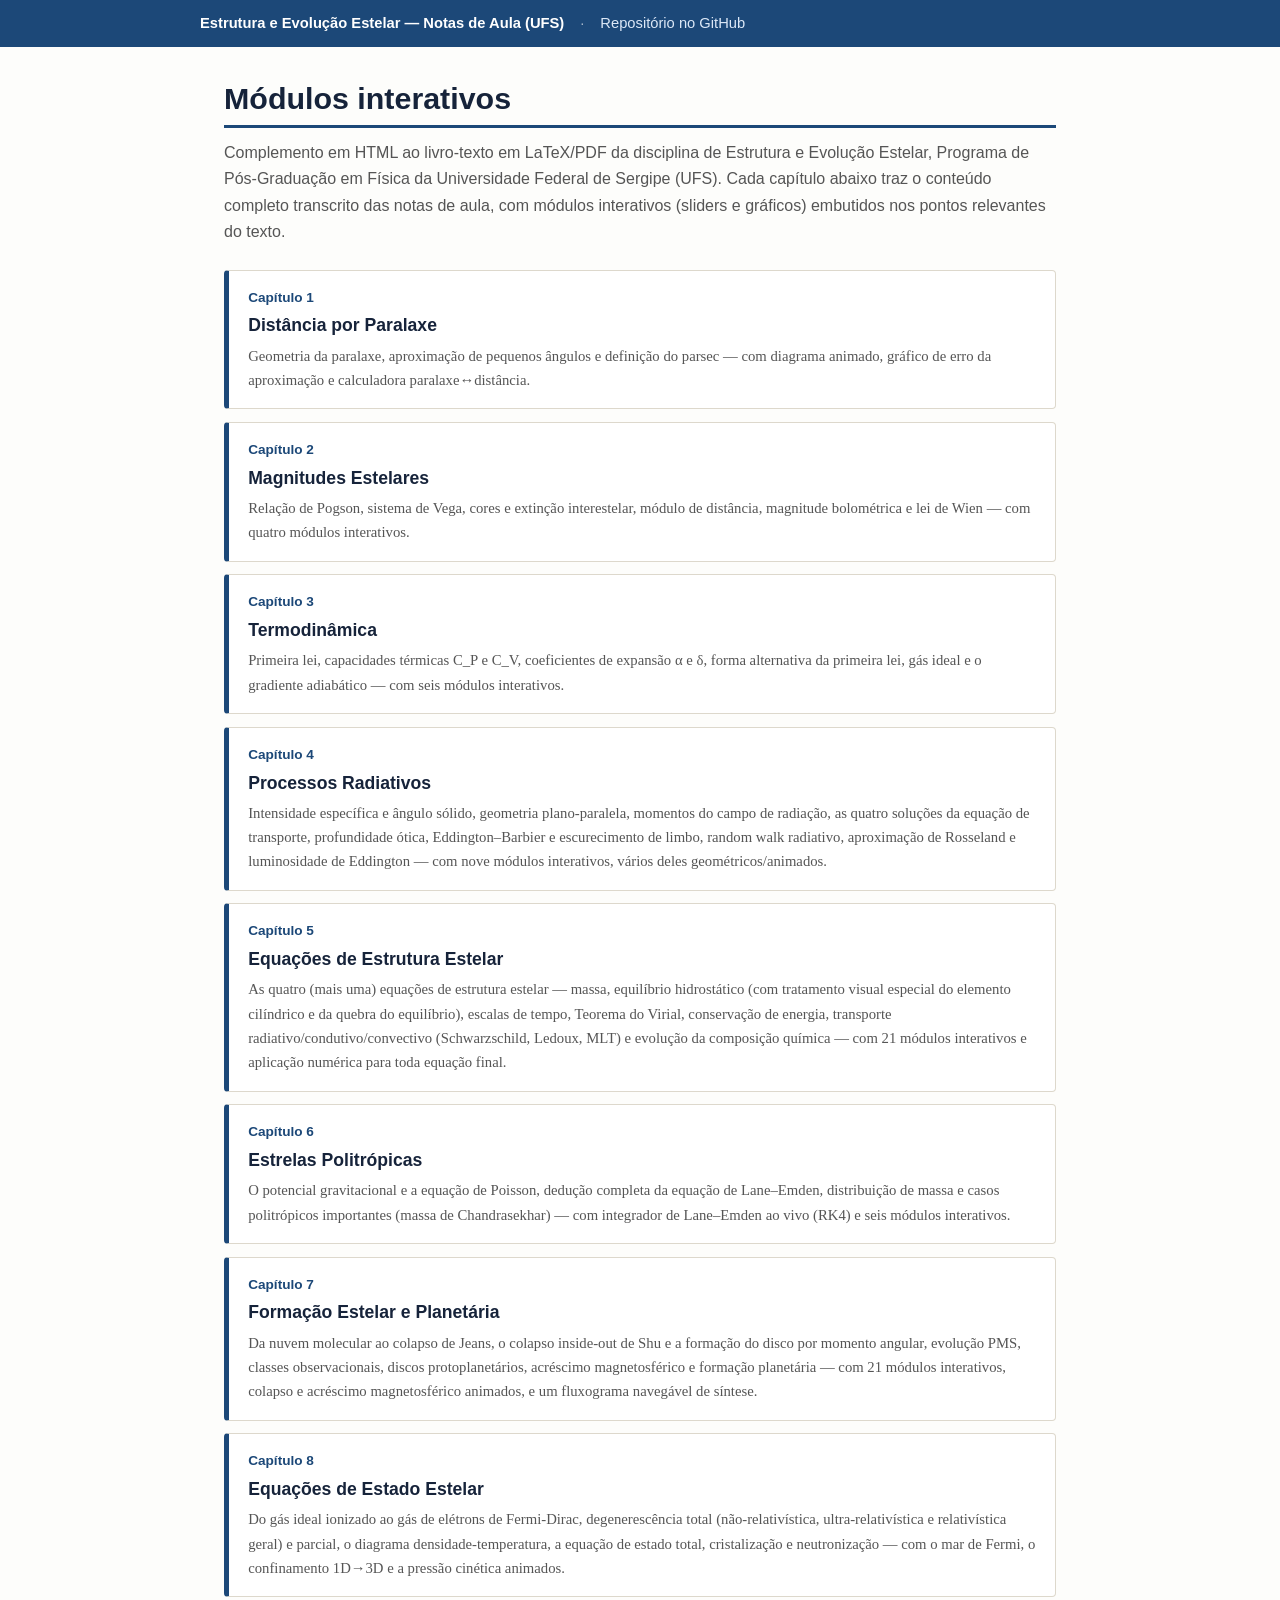
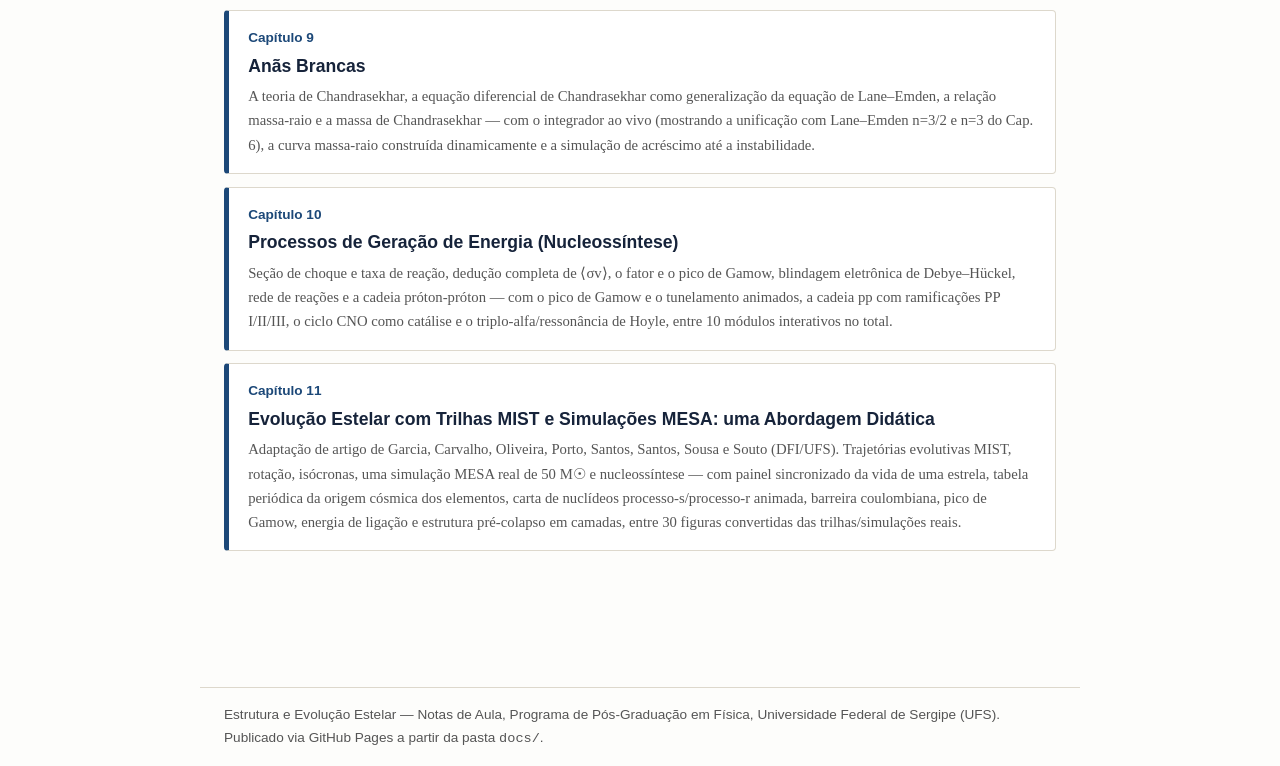
<file: Material suplementar/docs/index.html>
<!DOCTYPE html>
<meta charset="utf-8">
<title>Estrutura e Evolução Estelar</title>
<meta name="description" content="Módulos HTML interativos complementares ao livro-texto de Estrutura e Evolução Estelar (UFS).">
<link rel="stylesheet" href="assets/estilo.css">
<script src="assets/comuns.js"></script>

<div class="topo">
  <div class="miolo">
    <span class="titulo-livro">Estrutura e Evolução Estelar — Notas de Aula (UFS)</span>
    <span class="sep">·</span>
    <!-- TODO: confirmar URL do GitHub Pages / repositório -->
    <a href="#" id="link-repo" title="TODO: confirmar link do repositório no GitHub">Repositório no GitHub</a>
  </div>
</div>

<div class="pagina">

<h1>Módulos interativos</h1>
<p class="subtitulo">
  Complemento em HTML ao livro-texto em LaTeX/PDF da disciplina de
  Estrutura e Evolução Estelar, Programa de Pós-Graduação em Física da
  Universidade Federal de Sergipe (UFS). Cada capítulo abaixo traz o
  conteúdo completo transcrito das notas de aula, com módulos interativos
  (sliders e gráficos) embutidos nos pontos relevantes do texto.
</p>

<ul class="lista-capitulos">
  <li>
    <a class="cartao" href="cap01_paralaxe.html">
      <div class="num">Capítulo 1</div>
      <div class="tit">Distância por Paralaxe</div>
      <div class="desc">Geometria da paralaxe, aproximação de pequenos ângulos e definição do parsec — com diagrama animado, gráfico de erro da aproximação e calculadora paralaxe↔distância.</div>
    </a>
  </li>
  <li>
    <a class="cartao" href="cap02_magnitudes.html">
      <div class="num">Capítulo 2</div>
      <div class="tit">Magnitudes Estelares</div>
      <div class="desc">Relação de Pogson, sistema de Vega, cores e extinção interestelar, módulo de distância, magnitude bolométrica e lei de Wien — com quatro módulos interativos.</div>
    </a>
  </li>
  <li>
    <a class="cartao" href="cap03_termodinamica.html">
      <div class="num">Capítulo 3</div>
      <div class="tit">Termodinâmica</div>
      <div class="desc">Primeira lei, capacidades térmicas C_P e C_V, coeficientes de expansão α e δ, forma alternativa da primeira lei, gás ideal e o gradiente adiabático — com seis módulos interativos.</div>
    </a>
  </li>
  <li>
    <a class="cartao" href="cap04_processos_radiativos.html">
      <div class="num">Capítulo 4</div>
      <div class="tit">Processos Radiativos</div>
      <div class="desc">Intensidade específica e ângulo sólido, geometria plano-paralela, momentos do campo de radiação, as quatro soluções da equação de transporte, profundidade ótica, Eddington–Barbier e escurecimento de limbo, random walk radiativo, aproximação de Rosseland e luminosidade de Eddington — com nove módulos interativos, vários deles geométricos/animados.</div>
    </a>
  </li>
  <li>
    <a class="cartao" href="cap05_equacoes_estrutura.html">
      <div class="num">Capítulo 5</div>
      <div class="tit">Equações de Estrutura Estelar</div>
      <div class="desc">As quatro (mais uma) equações de estrutura estelar — massa, equilíbrio hidrostático (com tratamento visual especial do elemento cilíndrico e da quebra do equilíbrio), escalas de tempo, Teorema do Virial, conservação de energia, transporte radiativo/condutivo/convectivo (Schwarzschild, Ledoux, MLT) e evolução da composição química — com 21 módulos interativos e aplicação numérica para toda equação final.</div>
    </a>
  </li>
  <li>
    <a class="cartao" href="cap06_estrelas_politropicas.html">
      <div class="num">Capítulo 6</div>
      <div class="tit">Estrelas Politrópicas</div>
      <div class="desc">O potencial gravitacional e a equação de Poisson, dedução completa da equação de Lane–Emden, distribuição de massa e casos politrópicos importantes (massa de Chandrasekhar) — com integrador de Lane–Emden ao vivo (RK4) e seis módulos interativos.</div>
    </a>
  </li>
  <li>
    <a class="cartao" href="cap07_formacao_estelar.html">
      <div class="num">Capítulo 7</div>
      <div class="tit">Formação Estelar e Planetária</div>
      <div class="desc">Da nuvem molecular ao colapso de Jeans, o colapso inside-out de Shu e a formação do disco por momento angular, evolução PMS, classes observacionais, discos protoplanetários, acréscimo magnetosférico e formação planetária — com 21 módulos interativos, colapso e acréscimo magnetosférico animados, e um fluxograma navegável de síntese.</div>
    </a>
  </li>
  <li>
    <a class="cartao" href="cap08_equacoes_estado.html">
      <div class="num">Capítulo 8</div>
      <div class="tit">Equações de Estado Estelar</div>
      <div class="desc">Do gás ideal ionizado ao gás de elétrons de Fermi-Dirac, degenerescência total (não-relativística, ultra-relativística e relativística geral) e parcial, o diagrama densidade-temperatura, a equação de estado total, cristalização e neutronização — com o mar de Fermi, o confinamento 1D→3D e a pressão cinética animados.</div>
    </a>
  </li>
  <li>
    <a class="cartao" href="cap09_anas_brancas.html">
      <div class="num">Capítulo 9</div>
      <div class="tit">Anãs Brancas</div>
      <div class="desc">A teoria de Chandrasekhar, a equação diferencial de Chandrasekhar como generalização da equação de Lane–Emden, a relação massa-raio e a massa de Chandrasekhar — com o integrador ao vivo (mostrando a unificação com Lane–Emden n=3/2 e n=3 do Cap. 6), a curva massa-raio construída dinamicamente e a simulação de acréscimo até a instabilidade.</div>
    </a>
  </li>
  <li>
    <a class="cartao" href="cap10_geracao_energia.html">
      <div class="num">Capítulo 10</div>
      <div class="tit">Processos de Geração de Energia (Nucleossíntese)</div>
      <div class="desc">Seção de choque e taxa de reação, dedução completa de ⟨σv⟩, o fator e o pico de Gamow, blindagem eletrônica de Debye–Hückel, rede de reações e a cadeia próton-próton — com o pico de Gamow e o tunelamento animados, a cadeia pp com ramificações PP I/II/III, o ciclo CNO como catálise e o triplo-alfa/ressonância de Hoyle, entre 10 módulos interativos no total.</div>
    </a>
  </li>
  <li>
    <a class="cartao" href="cap11_nucleossintese.html">
      <div class="num">Capítulo 11</div>
      <div class="tit">Evolução Estelar com Trilhas MIST e Simulações MESA: uma Abordagem Didática</div>
      <div class="desc">Adaptação de artigo de Garcia, Carvalho, Oliveira, Porto, Santos, Santos, Sousa e Souto (DFI/UFS). Trajetórias evolutivas MIST, rotação, isócronas, uma simulação MESA real de 50 M☉ e nucleossíntese — com painel sincronizado da vida de uma estrela, tabela periódica da origem cósmica dos elementos, carta de nuclídeos processo-s/processo-r animada, barreira coulombiana, pico de Gamow, energia de ligação e estrutura pré-colapso em camadas, entre 30 figuras convertidas das trilhas/simulações reais.</div>
    </a>
  </li>
</ul>

</div>

<footer class="rodape">
  Estrutura e Evolução Estelar — Notas de Aula, Programa de Pós-Graduação em
  Física, Universidade Federal de Sergipe (UFS). Publicado via GitHub Pages
  a partir da pasta <code>docs/</code>.
</footer>
</file>
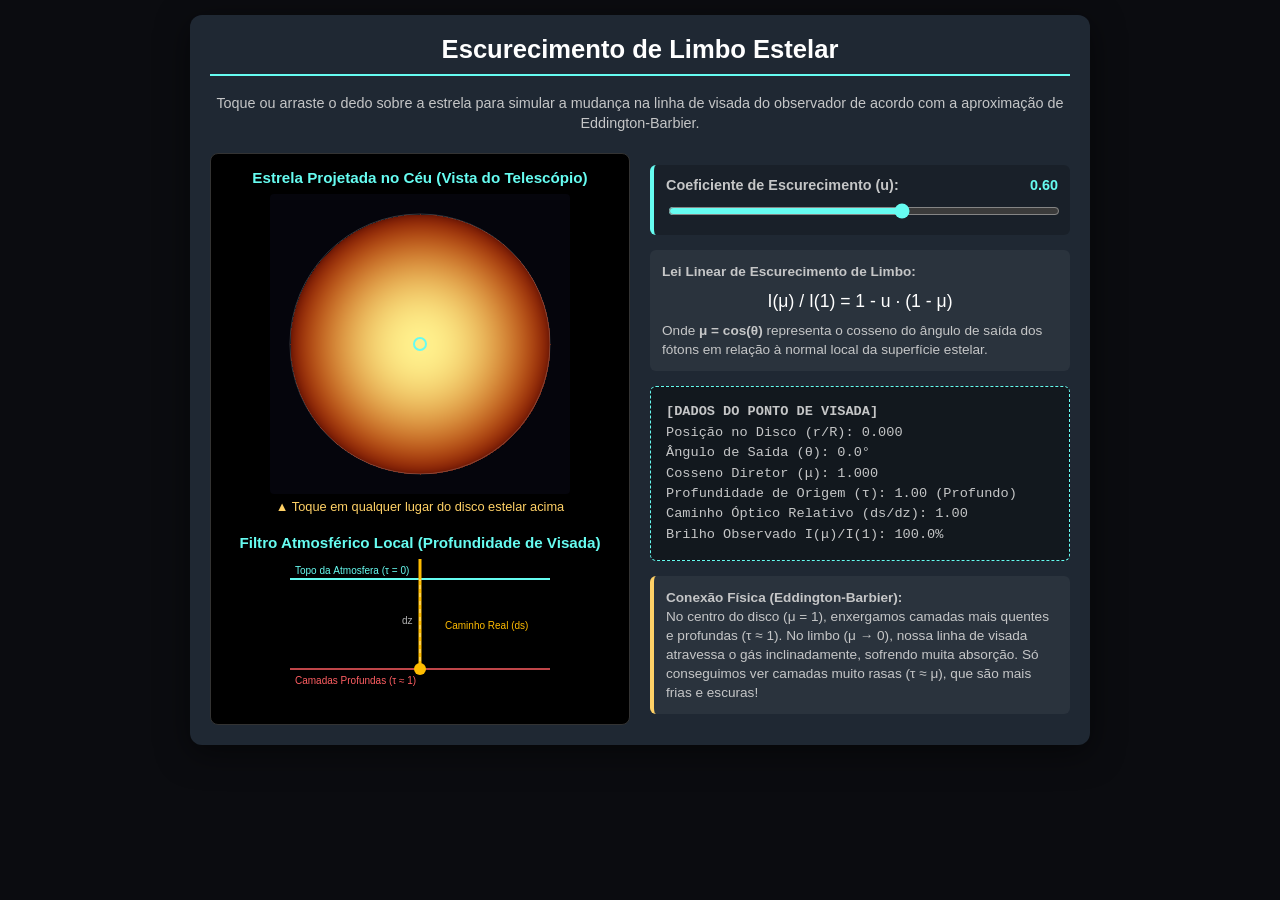
<file: Material suplementar/2026.2/Simulação- limb darkening.html>
<!DOCTYPE html>
<html lang="pt-BR">
<head>
<meta charset="UTF-8">
<meta name="viewport" content="width=device-width, initial-scale=1.0">
<title>Simulador de Escurecimento de Limbo (Limb Darkening)</title>
<style>
  :root {
    --bg-color: #0b0c10;
    --card-bg: #1f2833;
    --text-color: #c5c6c7;
    --accent-color: #66fcf1;
    --highlight: #45f3ff;
  }
  
  body {
    font-family: 'Segoe UI', Tahoma, Geneva, Verdana, sans-serif;
    background-color: var(--bg-color);
    color: var(--text-color);
    margin: 0;
    padding: 15px;
    display: flex;
    flex-direction: column;
    align-items: center;
  }

  .container {
    max-width: 900px;
    width: 100%;
    background: var(--card-bg);
    border-radius: 12px;
    padding: 20px;
    box-shadow: 0 8px 32px rgba(0,0,0,0.5);
    box-sizing: border-box;
  }

  h1 {
    color: #fff;
    text-align: center;
    font-size: 1.6rem;
    margin-top: 0;
    border-bottom: 2px solid var(--accent-color);
    padding-bottom: 10px;
  }

  p.intro {
    font-size: 0.9rem;
    line-height: 1.4;
    text-align: center;
    margin-bottom: 20px;
  }

  .grid-layout {
    display: grid;
    grid-template-columns: 1fr;
    gap: 20px;
  }

  @media(min-width: 768px) {
    .grid-layout {
      grid-template-columns: 1fr 1fr;
    }
  }

  .canvas-container {
    display: flex;
    flex-direction: column;
    align-items: center;
    background: #000;
    padding: 15px;
    border-radius: 8px;
    border: 1px solid #333;
  }

  .canvas-title {
    color: var(--accent-color);
    font-weight: bold;
    font-size: 0.95rem;
    margin-bottom: 8px;
  }

  canvas {
    max-width: 100%;
    height: auto;
    background: #000;
    border-radius: 4px;
    touch-action: none; /* impede rolagem da tela ao arrastar no canvas */
  }

  .controls-panel {
    display: flex;
    flex-direction: column;
    gap: 15px;
    justify-content: center;
  }

  .slider-group {
    background: rgba(0,0,0,0.2);
    padding: 12px;
    border-radius: 6px;
    border-left: 4px solid var(--accent-color);
  }

  .slider-label {
    display: flex;
    justify-content: space-between;
    font-weight: bold;
    font-size: 0.9rem;
    margin-bottom: 8px;
  }

  input[type=range] {
    width: 100%;
    background: #333;
    accent-color: var(--accent-color);
  }

  .data-readout {
    background: rgba(0,0,0,0.4);
    padding: 15px;
    border-radius: 6px;
    font-family: 'Courier New', Courier, monospace;
    font-size: 0.85rem;
    line-height: 1.5;
    border: 1px dashed var(--accent-color);
  }

  .math-card {
    background: rgba(255,255,255,0.05);
    padding: 12px;
    border-radius: 6px;
    font-size: 0.85rem;
    line-height: 1.4;
  }

  .math-eq {
    text-align: center;
    font-size: 1.1rem;
    color: #fff;
    margin: 8px 0;
  }

  .alert-info {
    font-size: 0.8rem;
    color: #ffd166;
    text-align: center;
    margin-top: 5px;
  }
</style>
</head>
<body>

<div class="container">
  <h1>Escurecimento de Limbo Estelar</h1>
  <p class="intro">
    Toque ou arraste o dedo sobre a estrela para simular a mudança na linha de visada do observador de acordo com a aproximação de Eddington-Barbier.
  </p>

  <div class="grid-layout">
    <!-- LADO ESQUERDO: GRÁFICOS E SIMULAÇÕES -->
    <div class="canvas-container">
      <div class="canvas-title">Estrela Projetada no Céu (Vista do Telescópio)</div>
      <canvas id="starCanvas" width="300" height="300"></canvas>
      <div class="alert-info">▲ Toque em qualquer lugar do disco estelar acima</div>
      
      <div class="canvas-title" style="margin-top: 20px;">Filtro Atmosférico Local (Profundidade de Visada)</div>
      <canvas id="atmosCanvas" width="300" height="150"></canvas>
    </div>

    <!-- LADO DIREITO: CONTROLES E FÍSICA -->
    <div class="controls-panel">
      <div class="slider-group">
        <div class="slider-label">
          <span>Coeficiente de Escurecimento (u):</span>
          <span id="u_val" style="color:var(--accent-color)">0.60</span>
        </div>
        <input type="range" id="u_coeff" min="0" max="1" step="0.01" value="0.60">
      </div>

      <div class="math-card">
        <strong>Lei Linear de Escurecimento de Limbo:</strong>
        <div class="math-eq">I(μ) / I(1) = 1 - u · (1 - μ)</div>
        Onde <strong>μ = cos(θ)</strong> representa o cosseno do ângulo de saída dos fótons em relação à normal local da superfície estelar.
      </div>

      <div class="data-readout" id="metrics">
        <strong>[DADOS DO PONTO DE VISADA]</strong><br>
        Posição no Disco (r/R): <span id="out_r">0.00</span><br>
        Ângulo de Saída (θ): <span id="out_theta">0.0°</span><br>
        Cosseno Diretor (μ): <span id="out_mu">1.00</span><br>
        Profundidade de Origem (τ): <span id="out_tau">1.00 (Profundo)</span><br>
        Caminho Óptico Relativo (ds/dz): <span id="out_ds">1.00</span><br>
        Brilho Observado I(μ)/I(1): <span id="out_int">100% (Brilhante)</span>
      </div>

      <div class="math-card" style="border-left: 4px solid #ffd166;">
        <strong>Conexão Física (Eddington-Barbier):</strong><br>
        No centro do disco (μ = 1), enxergamos camadas mais quentes e profundas (τ ≈ 1). No limbo (μ → 0), nossa linha de visada atravessa o gás inclinadamente, sofrendo muita absorção. Só conseguimos ver camadas muito rasas (τ ≈ μ), que são mais frias e escuras!
      </div>
    </div>
  </div>
</div>

<script>
  const starCanvas = document.getElementById('starCanvas');
  const starCtx = starCanvas.getContext('2d');
  const atmosCanvas = document.getElementById('atmosCanvas');
  const atmosCtx = atmosCanvas.getContext('2d');

  const uSlider = document.getElementById('u_coeff');
  const uValLabel = document.getElementById('u_val');

  // Variáveis globais do estado de interação
  let pointerX = starCanvas.width / 2;
  let pointerY = starCanvas.height / 2;
  const R = 130; // Raio da estrela no canvas (pixels)
  const cx = starCanvas.width / 2;
  const cy = starCanvas.height / 2;

  // Função para desenhar o disco estelar com efeito de Limb Darkening pixel a pixel
  function renderStar() {
    const u = parseFloat(uSlider.value);
    uValLabel.textContent = u.toFixed(2);

    const imgData = starCtx.createImageData(starCanvas.width, starCanvas.height);
    const data = imgData.data;

    for (let y = 0; y < starCanvas.height; y++) {
      for (let x = 0; x < starCanvas.width; x++) {
        const dx = x - cx;
        const dy = y - cy;
        const dist = Math.sqrt(dx*dx + dy*dy);
        const idx = (y * starCanvas.width + x) * 4;

        if (dist <= R) {
          const normDist = dist / R; // r/R variando de 0 a 1
          const mu = Math.sqrt(1 - normDist*normDist); // cos(theta)
          const intensity = 1 - u * (1 - mu);

          // Efeito cromático: camadas centrais mais quentes (amarelo-branco) 
          // e bordas mais frias (vermelho-laranja profundo)
          const red = Math.min(255, (230 + 25 * mu) * intensity);
          const green = Math.min(255, (50 + 190 * (mu * mu)) * intensity);
          const blue = Math.min(255, (10 + 130 * (mu * mu * mu)) * intensity);

          data[idx]     = red;   // R
          data[idx + 1] = green; // G
          data[idx + 2] = blue;  // B
          data[idx + 3] = 255;   // A (Opaco)
        } else {
          // Espaço de fundo (vácuo escuro)
          data[idx]     = 5;
          data[idx + 1] = 5;
          data[idx + 2] = 12;
          data[idx + 3] = 255;
        }
      }
    }

    starCtx.putImageData(imgData, 0, 0);
    drawCrosshair();
    updatePhysics();
  }

  // Desenha a mira interativa no disco estelar
  function drawCrosshair() {
    starCtx.beginPath();
    starCtx.arc(pointerX, pointerY, 6, 0, 2*Math.PI);
    starCtx.strokeStyle = '#66fcf1';
    starCtx.lineWidth = 2;
    starCtx.stroke();

    // Circunferência limite do limbo
    starCtx.beginPath();
    starCtx.arc(cx, cy, R, 0, 2*Math.PI);
    starCtx.strokeStyle = 'rgba(255, 255, 255, 0.2)';
    starCtx.lineWidth = 1;
    starCtx.stroke();
  }

  // Calcula toda a física estelar baseada no ponto selecionado
  function updatePhysics() {
    const u = parseFloat(uSlider.value);
    const dx = pointerX - cx;
    const dy = pointerY - cy;
    let dist = Math.sqrt(dx*dx + dy*dy);
    
    if (dist > R) dist = R; // limita o ponteiro à borda estelar

    const r_R = dist / R;
    const mu = Math.sqrt(1 - r_R*r_R);
    const theta_rad = Math.acos(mu);
    const theta_deg = theta_rad * (180 / Math.PI);
    const intensity_pct = (1 - u * (1 - mu)) * 100;
    const ds_dz = mu > 0 ? (1 / mu) : Infinity;

    // Atualiza o painel de texto
    document.getElementById('out_r').textContent = r_R.toFixed(3);
    document.getElementById('out_theta').textContent = theta_deg.toFixed(1) + "°";
    document.getElementById('out_mu').textContent = mu.toFixed(3);
    document.getElementById('out_tau').textContent = `${mu.toFixed(2)} (${r_R < 0.2 ? 'Profundo' : r_R > 0.85 ? 'Superficial' : 'Intermediário'})`;
    document.getElementById('out_ds').textContent = mu > 0.05 ? ds_dz.toFixed(2) : "Incalculável (Caminho rasante)";
    document.getElementById('out_int').textContent = intensity_pct.toFixed(1) + "%";

    renderAtmosphereLayers(mu, theta_rad);
  }

  // Desenha o gráfico de profundidade da atmosfera no canvas secundário
  function renderAtmosphereLayers(mu, theta) {
    atmosCtx.clearRect(0, 0, atmosCanvas.width, atmosCanvas.height);

    // Linha de contorno do Topo da Atmosfera (z_max / tau = 0)
    atmosCtx.beginPath();
    atmosCtx.moveTo(20, 20);
    atmosCtx.lineTo(280, 20);
    atmosCtx.strokeStyle = '#66fcf1';
    atmosCtx.lineWidth = 2;
    atmosCtx.stroke();
    atmosCtx.fillStyle = '#66fcf1';
    atmosCtx.font = '10px Arial';
    atmosCtx.fillText("Topo da Atmosfera (τ = 0)", 25, 15);

    // Linha de base da fotosfera visível (z_min / tau = 1)
    atmosCtx.beginPath();
    atmosCtx.moveTo(20, 110);
    atmosCtx.lineTo(280, 110);
    atmosCtx.strokeStyle = '#ff5e62';
    atmosCtx.lineWidth = 1.5;
    atmosCtx.stroke();
    atmosCtx.fillStyle = '#ff5e62';
    atmosCtx.fillText("Camadas Profundas (τ ≈ 1)", 25, 125);

    // Desenha o feixe inclinado escapando para o espaço
    const originX = 150;
    // O ponto de origem vertical no gás segue τ ≈ μ (aproximação de Eddington-Barbier)
    // Se μ = 1 (centro), z_origem fica na linha de baixo (τ = 1). Se μ = 0 (limbo), z_origem vai para a linha de cima (τ = 0).
    const originY = 20 + mu * 90; 

    // Calcula os componentes do vetor inclinado baseado no ângulo theta
    const length = 120;
    const endX = originX + length * Math.sin(theta);
    const endY = originY - length * Math.cos(theta);

    // Desenha o vetor real do caminho do feixe (ds)
    atmosCtx.beginPath();
    atmosCtx.moveTo(originX, originY);
    atmosCtx.lineTo(endX, endY);
    atmosCtx.strokeStyle = '#ffbc00';
    atmosCtx.lineWidth = 3;
    atmosCtx.stroke();

    // Desenha a projeção vertical (dz)
    atmosCtx.beginPath();
    atmosCtx.moveTo(originX, originY);
    atmosCtx.lineTo(originX, 20);
    atmosCtx.strokeStyle = 'rgba(255,255,255,0.4)';
    atmosCtx.setLineDash([4, 4]);
    atmosCtx.lineWidth = 1.5;
    atmosCtx.stroke();
    atmosCtx.setLineDash([]);

    // Identificação dos caminhos
    atmosCtx.fillStyle = '#ffbc00';
    atmosCtx.fillText(`Caminho Real (ds)`, originX + 25, originY - 40);
    atmosCtx.fillStyle = 'rgba(255,255,255,0.7)';
    atmosCtx.fillText(`dz`, originX - 18, (originY + 20)/2);

    // Desenha o átomo/ponto de emissão do fóton
    atmosCtx.beginPath();
    atmosCtx.arc(originX, originY, 6, 0, 2*Math.PI);
    atmosCtx.fillStyle = '#ffbc00';
    atmosCtx.fill();
  }

  // Captura interações de toque e mouse
  function handleInteraction(e) {
    const rect = starCanvas.getBoundingClientRect();
    const scaleX = starCanvas.width / rect.width;
    const scaleY = starCanvas.height / rect.height;

    let clientX, clientY;
    if (e.touches && e.touches.length > 0) {
      clientX = e.touches[0].clientX;
      clientY = e.touches[0].clientY;
    } else {
      clientX = e.clientX;
      clientY = e.clientY;
    }

    const mouseX = (clientX - rect.left) * scaleX;
    const mouseY = (clientY - rect.top) * scaleY;

    // Garante que a mira só pode ser movida dentro do limite do raio estelar
    const dx = mouseX - cx;
    const dy = mouseY - cy;
    const dist = Math.sqrt(dx*dx + dy*dy);

    if (dist <= R) {
      pointerX = mouseX;
      pointerY = mouseY;
    } else {
      // Se tocar fora, projeta o ponto na borda mais externa (limbo)
      pointerX = cx + (dx / dist) * R;
      pointerY = cy + (dy / dist) * R;
    }

    renderStar();
  }

  // Ouvintes de Eventos de Mouse
  starCanvas.addEventListener('mousedown', (e) => {
    handleInteraction(e);
    window.addEventListener('mousemove', handleInteraction);
  });
  window.addEventListener('mouseup', () => {
    window.removeEventListener('mousemove', handleInteraction);
  });

  // Ouvintes de Eventos de Touch (Celulares e Tablets)
  starCanvas.addEventListener('touchstart', (e) => {
    handleInteraction(e);
    window.addEventListener('touchmove', handleInteraction, { passive: false });
  });
  window.addEventListener('touchend', () => {
    window.removeEventListener('touchmove', handleInteraction);
  });

  uSlider.addEventListener('input', renderStar);

  // Inicialização Inicial
  renderStar();
</script>

</body>
</html>
</file>
<file: Material suplementar/docs/assets/estilo.css>
/* =====================================================================
   Estrutura e Evolução Estelar — estilo compartilhado dos módulos HTML
   Paleta espelhada de preambulo.tex (corContexto, corExemplo, corAtencao, corRef)
   ===================================================================== */

:root {
  --cor-contexto: #1c4878;
  --cor-contexto-fundo: #ebf2fa;
  --cor-exemplo: #3c6e3c;
  --cor-exemplo-fundo: #edf6ed;
  --cor-atencao: #963c1e;
  --cor-atencao-fundo: #faeee8;
  --cor-ref: #5a3c82;
  --cor-ref-fundo: #f3eefa;
  --cor-interativo: #0d6e6e;
  --cor-interativo-fundo: #e8f6f6;

  --texto: #1e1e1e;
  --texto-suave: #555;
  --fundo: #fdfdfb;
  --fundo-painel: #ffffff;
  --borda: #ddd8cc;
  --link: #1c4878;
}

* { box-sizing: border-box; }

html { scroll-behavior: smooth; }

body {
  margin: 0;
  font-family: "Palatino Linotype", Palatino, "Book Antiqua", Georgia, serif;
  color: var(--texto);
  background: var(--fundo);
  line-height: 1.65;
}

.pagina {
  max-width: 880px;
  margin: 0 auto;
  padding: 0 1.5rem 4rem;
}

/* --- Cabeçalho / breadcrumb --- */
.topo {
  background: var(--cor-contexto);
  color: #fff;
  padding: 0.7rem 1.5rem;
  margin-bottom: 2rem;
}
.topo .miolo {
  max-width: 880px;
  margin: 0 auto;
  display: flex;
  flex-wrap: wrap;
  gap: 0.4rem 1rem;
  align-items: center;
  font-family: -apple-system, "Segoe UI", Arial, sans-serif;
  font-size: 0.92rem;
}
.topo a { color: #dce8f7; text-decoration: none; }
.topo a:hover { text-decoration: underline; color: #fff; }
.topo .sep { opacity: 0.6; }
.topo .titulo-livro { font-weight: 600; }

h1, h2, h3, h4 {
  font-family: -apple-system, "Segoe UI", Arial, sans-serif;
  font-weight: 700;
  color: #16233a;
  line-height: 1.25;
}
h1 { font-size: 1.9rem; border-bottom: 3px solid var(--cor-contexto); padding-bottom: 0.5rem; }
h2 { font-size: 1.4rem; margin-top: 2.6rem; color: var(--cor-contexto); }
h3 { font-size: 1.15rem; margin-top: 2rem; }

p { margin: 1rem 0; }

a { color: var(--link); }

.subtitulo {
  font-family: -apple-system, "Segoe UI", Arial, sans-serif;
  color: var(--texto-suave);
  margin-top: -0.5rem;
  font-size: 1rem;
}

/* --- Caixas (espelham os ambientes tcolorbox do LaTeX) --- */
.caixa {
  border: 1px solid;
  border-radius: 4px;
  margin: 1.6rem 0;
  padding: 0;
  overflow: hidden;
}
.caixa .rotulo {
  font-family: -apple-system, "Segoe UI", Arial, sans-serif;
  font-weight: 700;
  font-size: 0.85rem;
  color: #fff;
  padding: 0.35rem 0.8rem;
}
.caixa .conteudo { padding: 0.9rem 1.1rem 1.1rem; }
.caixa .conteudo > p:first-child { margin-top: 0; }
.caixa .conteudo > p:last-child { margin-bottom: 0; }

.caixa.contexto { border-color: var(--cor-contexto); background: var(--cor-contexto-fundo); }
.caixa.contexto .rotulo { background: var(--cor-contexto); }

.caixa.exemplo { border-color: var(--cor-exemplo); background: var(--cor-exemplo-fundo); }
.caixa.exemplo .rotulo { background: var(--cor-exemplo); }

.caixa.atencao { border-color: var(--cor-atencao); background: var(--cor-atencao-fundo); }
.caixa.atencao .rotulo { background: var(--cor-atencao); }

.caixa.leitura { border-color: var(--cor-ref); background: var(--cor-ref-fundo); }
.caixa.leitura .rotulo { background: var(--cor-ref); }

/* --- Módulo interativo --- */
.modulo {
  border: 1.5px solid var(--cor-interativo);
  border-radius: 6px;
  background: var(--cor-interativo-fundo);
  margin: 1.8rem 0 2.2rem;
  padding: 0;
  overflow: hidden;
}
.modulo .rotulo {
  font-family: -apple-system, "Segoe UI", Arial, sans-serif;
  font-weight: 700;
  font-size: 0.85rem;
  color: #fff;
  background: var(--cor-interativo);
  padding: 0.4rem 0.9rem;
  display: flex;
  align-items: center;
  gap: 0.5rem;
}
.modulo .rotulo::before { content: "⚙"; }
/* Padding lateral igual ao de .pagina (1.5rem), para o conteúdo do módulo
   — inclusive o gráfico — alinhar com a margem do texto corrido acima/abaixo. */
.modulo .corpo { padding: 1rem 1.5rem 1.3rem; background: var(--fundo-painel); overflow: hidden; }

.controles {
  display: flex;
  flex-wrap: wrap;
  gap: 1.2rem 2rem;
  margin-bottom: 0.8rem;
  font-family: -apple-system, "Segoe UI", Arial, sans-serif;
  font-size: 0.92rem;
}
.controle { flex: 1 1 260px; min-width: 220px; }
.controle label {
  display: block;
  margin-bottom: 0.25rem;
  font-weight: 600;
  color: #16233a;
}
.controle .valor {
  font-weight: 700;
  color: var(--cor-interativo);
  font-variant-numeric: tabular-nums;
}
.controle input[type="range"] {
  width: 100%;
  accent-color: var(--cor-interativo);
}
.controle input[type="number"] {
  width: 100%;
  padding: 0.35rem 0.5rem;
  border: 1px solid var(--borda);
  border-radius: 4px;
  font-size: 0.95rem;
  font-family: inherit;
}

.saida {
  font-family: -apple-system, "Segoe UI", Arial, sans-serif;
  background: #f4f4ef;
  border: 1px dashed var(--borda);
  border-radius: 4px;
  padding: 0.6rem 0.9rem;
  margin: 0.8rem 0;
  font-size: 0.95rem;
}
.saida strong { color: var(--cor-interativo); }

/* O gráfico "sangra" até a borda do card (cancelando o padding lateral de
   .modulo .corpo só para ele), para alinhar com a margem do texto corrido —
   os demais elementos do módulo (rótulos, controles, saída) mantêm o padding
   normal do card. */
.grafico {
  width: calc(100% + 3rem);
  margin: 0 -1.5rem;
  min-height: 320px;
  overflow: hidden;
  box-sizing: border-box;
}

/* =====================================================================
   MÓDULO INTERATIVO — padrão de card "novo estilo" (Chart.js)
   Adotado a partir do Cap. 3 (Termodinâmica). Capítulos futuros que
   migrarem para Chart.js devem reusar exatamente estas classes — não
   crie uma variação por capítulo. Card branco/claro, cantos arredondados,
   borda fina, sem gradiente/sombra; paleta de cores dos datasets fica em
   assets/comuns.js (CORES_GRAFICO), não aqui.
   ===================================================================== */
.modulo-card {
  background: var(--fundo-painel);
  border: 0.75px solid #d8d4c8;
  border-radius: 12px;
  padding: 1rem 1.25rem;
  margin: 1.8rem 0 2.2rem;
}
.modulo-card .rotulo-card {
  font-family: -apple-system, "Segoe UI", Arial, sans-serif;
  font-size: 0.8125rem; /* 13px */
  font-weight: 600;
  color: var(--texto-suave);
  margin-bottom: 0.7rem;
  letter-spacing: 0.01em;
}
.modulo-card .controles { margin-bottom: 0.6rem; }
.modulo-card .controle input[type="range"] { accent-color: #1D9E75; }
.modulo-card .controle .valor { color: #17805f; }

/* Canvas do Chart.js "sangra" até a borda do card, alinhando com a
   margem do texto — mesmo critério de alinhamento já validado nos
   Caps. 1-3, adaptado ao padding de .modulo-card (1.25rem). */
.grafico-card {
  width: calc(100% + 2.5rem);
  margin: 0 -1.25rem;
  box-sizing: border-box;
  position: relative;
}

.leitura-card {
  font-family: -apple-system, "Segoe UI", Arial, sans-serif;
  font-size: 0.8125rem; /* 13px */
  color: var(--texto-suave);
  margin: 0.7rem 0 0;
}
.leitura-card strong { color: #16233a; font-variant-numeric: tabular-nums; }

/* Botão de ação dentro de um módulo interativo (presets, play/pause/reset
   de animações) — introduzido no Cap. 4, reutilizável por capítulos
   futuros que precisem do mesmo padrão. */
.botao-modulo {
  font-family: -apple-system, "Segoe UI", Arial, sans-serif;
  font-size: 0.82rem;
  font-weight: 600;
  color: #fff;
  /* #17805f (não #1D9E75) para atender contraste WCAG AA com texto branco
     (4,9:1 vs. 3,4:1 do tom mais claro — ver Etapa D da auditoria,
     docs/AUDITORIA.md). Mesmo tom da família de verde já usada como
     estado :hover, apenas promovido a cor de repouso. */
  background: #17805f;
  border: none;
  border-radius: 6px;
  padding: 0.5rem 0.9rem;
  cursor: pointer;
  white-space: nowrap;
}
.botao-modulo:hover { background: #136349; }
.botao-modulo:active { background: #0f4f3a; }

/* Módulo em destaque — usado para a peça central de um capítulo (ex.
   equilíbrio hidrostático no Cap. 5): mesmo .modulo-card, com uma borda
   de acento mais forte para sinalizar "pare e explore este". */
.modulo-destaque {
  border: 1.5px solid #1D9E75;
  box-shadow: 0 0 0 3px #1D9E7522;
}

.tabela-simples { width: auto; }
.tabela-simples td { text-align: left; border-bottom: none; padding: 0.2rem 0.9rem 0.2rem 0; }
.tabela-simples td:first-child { font-weight: 600; }

.tabela-resumo { font-size: 0.92rem; }
.tabela-resumo td { text-align: left; }
.tabela-resumo td:last-child { text-align: right; color: var(--texto-suave); white-space: nowrap; }
.caixa-resumo-equacoes {
  border: 1.5px solid #16233a;
  border-radius: 4px;
  padding: 0.8rem 1.1rem;
  background: #fafaf6;
  overflow-x: auto;
}

/* --- Tabelas --- */
table {
  border-collapse: collapse;
  width: 100%;
  margin: 1.2rem 0;
  font-size: 0.95rem;
}
th, td {
  border-bottom: 1px solid var(--borda);
  padding: 0.45rem 0.7rem;
  text-align: center;
}
th { font-family: -apple-system, "Segoe UI", Arial, sans-serif; background: #f4f4ef; }
td:nth-child(3), td:nth-child(4), th:nth-child(3), th:nth-child(4) { text-align: left; }
.tabela-scroll { overflow-x: auto; }
.tabela-scroll table { min-width: 720px; }
tr.linha-destacada td { background: #e8f6f0; font-weight: 600; }
caption { caption-side: top; text-align: left; font-size: .85rem; color: var(--texto-suave); padding: .3rem 0; }

.equacao-caixa {
  border: 1px solid #999;
  border-radius: 4px;
  padding: 0.7rem 1rem;
  background: #fafaf6;
  display: inline-block;
}

footer.rodape {
  max-width: 880px;
  margin: 3rem auto 0;
  padding: 1rem 1.5rem;
  border-top: 1px solid var(--borda);
  font-family: -apple-system, "Segoe UI", Arial, sans-serif;
  font-size: 0.85rem;
  color: var(--texto-suave);
}

/* --- Índice --- */
.lista-capitulos {
  list-style: none;
  padding: 0;
  margin: 1.5rem 0;
}
.lista-capitulos li {
  margin-bottom: 0.8rem;
}
.lista-capitulos a.cartao {
  display: block;
  padding: 1rem 1.2rem;
  border: 1px solid var(--borda);
  border-left: 5px solid var(--cor-contexto);
  border-radius: 4px;
  text-decoration: none;
  background: var(--fundo-painel);
  transition: background 0.15s;
}
.lista-capitulos a.cartao:hover { background: var(--cor-contexto-fundo); }
.lista-capitulos .num {
  font-family: -apple-system, "Segoe UI", Arial, sans-serif;
  font-weight: 700;
  color: var(--cor-contexto);
  font-size: 0.85rem;
}
.lista-capitulos .tit {
  font-family: -apple-system, "Segoe UI", Arial, sans-serif;
  font-weight: 700;
  color: #16233a;
  font-size: 1.1rem;
  margin-top: 0.15rem;
}
.lista-capitulos .desc {
  color: var(--texto-suave);
  font-size: 0.92rem;
  margin-top: 0.2rem;
}
.pendente {
  opacity: 0.55;
}
.pendente .cartao { border-left-color: #aaa; cursor: default; pointer-events: none; }

@media (max-width: 600px) {
  h1 { font-size: 1.5rem; }
  .topo .miolo { font-size: 0.85rem; }
}

/* --- Fluxograma navegável (Cap. 7, síntese) --- */
.fluxograma {
  display: grid;
  grid-template-columns: repeat(5, 1fr);
  grid-template-areas:
    "nuvem colapso proto proto pms"
    "nuvem colapso proto proto zams"
    "gi    .       poeira poeira ."
    "gi    .       planetesimais planetesimais ."
    ".     rochoso embrioes embrioes gigante"
    ".     rochoso embrioes embrioes gigante";
  gap: 0.6rem;
  margin: 1rem 0;
  position: relative;
}
.fluxograma .no {
  display: flex;
  align-items: center;
  justify-content: center;
  text-align: center;
  padding: 0.7rem 0.6rem;
  border-radius: 10px;
  border: 2px solid var(--cor-contexto);
  background: var(--cor-contexto-fundo);
  color: var(--cor-contexto);
  font-size: 0.85rem;
  font-weight: 600;
  text-decoration: none;
  line-height: 1.25;
  transition: transform 0.12s, box-shadow 0.12s;
}
.fluxograma .no:hover {
  transform: translateY(-2px);
  box-shadow: 0 3px 10px rgba(0,0,0,0.12);
}
.fluxograma .no.cor-atencao { border-color: var(--cor-atencao); background: var(--cor-atencao-fundo); color: var(--cor-atencao); }
.fluxograma .no.cor-exemplo { border-color: var(--cor-exemplo); background: var(--cor-exemplo-fundo); color: var(--cor-exemplo); }
.fluxograma .no.cor-contexto { border-color: var(--cor-contexto); background: var(--cor-contexto-fundo); color: var(--cor-contexto); }
.fluxograma .no.tracejado { border-style: dashed; }
.fluxograma-setas { display: none; }
@media (max-width: 720px) {
  .fluxograma {
    grid-template-columns: 1fr;
    grid-template-areas:
      "nuvem" "colapso" "proto" "pms" "zams"
      "poeira" "planetesimais" "embrioes"
      "rochoso" "gigante" "gi";
  }
}

/* =====================================================================
   Capítulo 11 — Tabela periódica da origem cósmica e demais widgets
   Paleta categórica de processos de nucleossíntese: baseada em Okabe &
   Ito (2008), estendida a 13 categorias para acessibilidade a
   daltônicos (evita depender só de matiz vermelho/verde). Ver
   window.PROC_CAP11 em cap11_modulos.js para as cores exatas.
   ===================================================================== */
.mtab-wrap { display: flex; flex-direction: column; gap: .8rem; }
.mtab-controles { display: flex; flex-wrap: wrap; gap: .6rem; align-items: center; }
.mtab-controles select { padding: .4rem .5rem; border-radius: 6px; border: 1px solid #ccc; font-size: .85rem; }
.mtab-grid {
  display: grid;
  grid-template-columns: repeat(18, minmax(28px, 1fr));
  grid-template-rows: repeat(10, minmax(28px, auto));
  gap: 2px;
  overflow-x: auto;
  padding-bottom: .3rem;
}
.mtab-elemento {
  position: relative;
  border-radius: 4px;
  border: 1px solid rgba(0,0,0,0.15);
  min-width: 28px;
  aspect-ratio: 1 / 1;
  display: flex;
  flex-direction: column;
  align-items: center;
  justify-content: center;
  cursor: pointer;
  font-size: .58rem;
  line-height: 1;
  color: #1a1a1a;
  transition: transform .1s, box-shadow .1s, opacity .15s;
}
.mtab-elemento .mtab-z { font-size: .48rem; opacity: .75; position: absolute; top: 1px; left: 2px; }
.mtab-elemento .mtab-sym { font-weight: 700; font-size: .68rem; margin-top: 2px; }
.mtab-elemento:hover { transform: scale(1.18); z-index: 5; box-shadow: 0 2px 8px rgba(0,0,0,0.3); }
.mtab-elemento.selecionado { outline: 3px solid #222; outline-offset: 1px; z-index: 6; }
.mtab-elemento.esmaecido { opacity: .12; }
.mtab-legenda { display: flex; flex-wrap: wrap; gap: .4rem .9rem; font-size: .78rem; }
.mtab-legenda-item { display: flex; align-items: center; gap: .35rem; }
.mtab-swatch { width: 13px; height: 13px; border-radius: 3px; display: inline-block; border: 1px solid rgba(0,0,0,0.2); }
.mtab-painel {
  border: 1px solid var(--borda);
  border-radius: 10px;
  background: #fafaf6;
  padding: .8rem 1rem;
  min-height: 4.5rem;
}
.mtab-painel h4 { margin: 0 0 .4rem; }
.mtab-painel p { margin: .3rem 0 0; font-size: .9rem; }
.mtab-badges { display: flex; flex-wrap: wrap; gap: .3rem; }
.mtab-badge { color: #fff; font-size: .72rem; padding: .15rem .5rem; border-radius: 999px; text-shadow: 0 1px 1px rgba(0,0,0,.35); }

.botao-modo-toggle {
  padding: .4rem .8rem; border-radius: 999px; border: 1.5px solid #1D9E75;
  /* texto em #17805f, não #1D9E75 — mesmo ajuste de contraste WCAG AA
     do .botao-modulo (ver Etapa D, docs/AUDITORIA.md) */
  background: #fff; color: #17805f; font-size: .82rem; cursor: pointer;
}
.botao-modo-toggle.ativo { background: #17805f; color: #fff; }

.apendice-codigo {
  position: relative;
  background: #1e1e1e;
  color: #d4d4d4;
  border-radius: 10px;
  padding: 1rem 1.1rem;
  font-family: 'Courier New', Consolas, monospace;
  font-size: .82rem;
  overflow-x: auto;
  white-space: pre;
  line-height: 1.45;
}
.apendice-codigo .tok-com { color: #6a9955; }
.apendice-codigo .tok-key { color: #4fc1ff; }
.apendice-codigo .tok-str { color: #ce9178; }
.apendice-codigo .tok-num { color: #b5cea8; }
.botao-copiar {
  position: absolute; top: .6rem; right: .6rem;
  background: #333; color: #eee; border: 1px solid #555;
  border-radius: 6px; padding: .3rem .6rem; font-size: .75rem; cursor: pointer;
}
.botao-copiar:hover { background: #444; }
.botao-copiar.copiado { background: #1D9E75; border-color: #1D9E75; }

.figura-cap11 { margin: 1.2rem 0; text-align: center; }
.figura-cap11 img, .figura-cap11 object { max-width: 100%; height: auto; border: 1px solid var(--borda); border-radius: 8px; background: #fff; }
.figura-cap11 figcaption { font-size: .85rem; color: var(--texto-suave); margin-top: .5rem; text-align: left; padding: 0 .3rem; }
.figura-cap11 .figura-num { font-weight: 700; color: var(--texto); }
</file>
